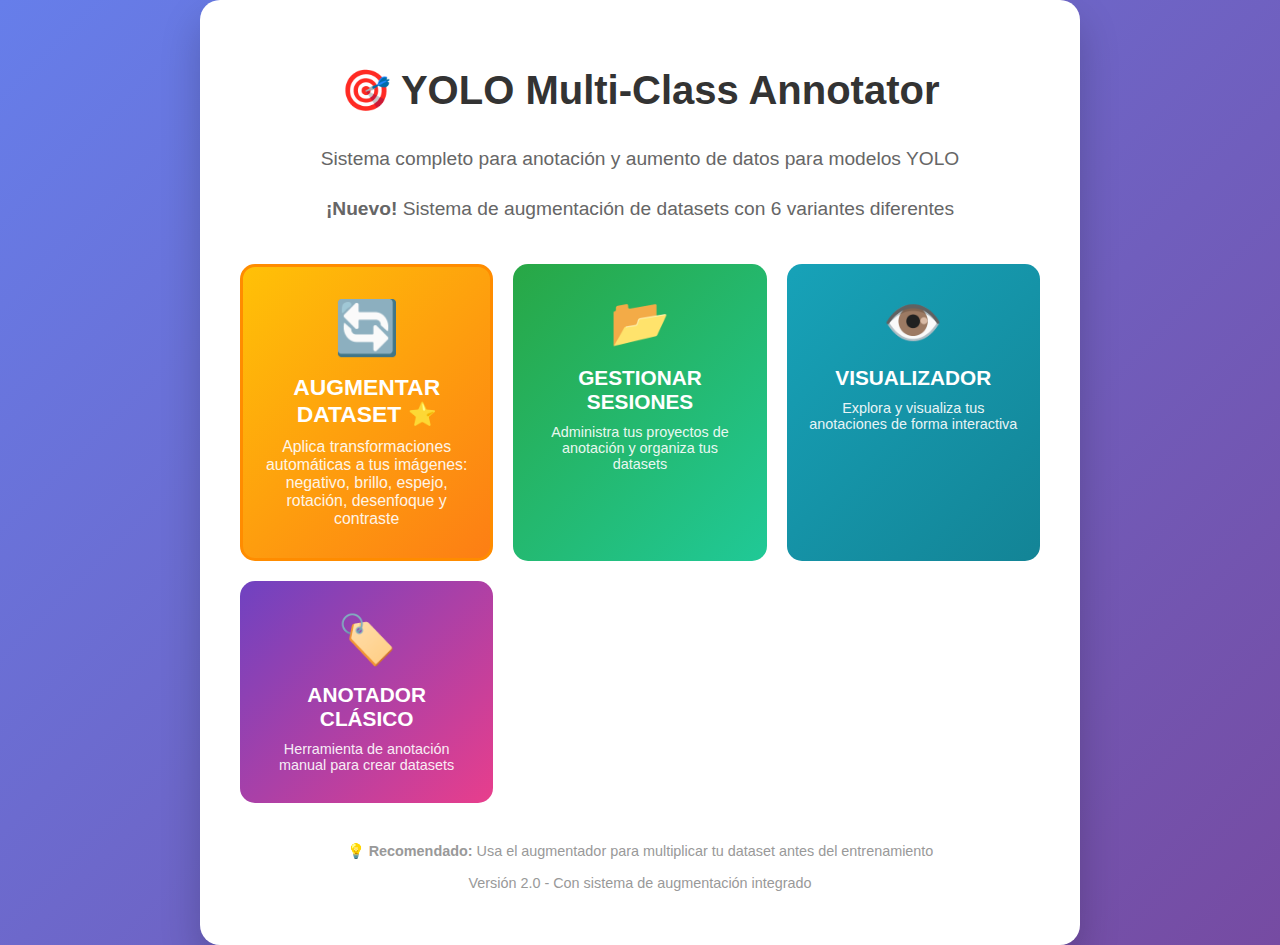
<file: templates/index.html>
<!DOCTYPE html>
<html lang="es">
<head>
    <meta charset="UTF-8">
    <title>YOLO Multi-Class Annotator</title>
    <link rel="stylesheet" href="/static/styles.css">
</head>
<body class="index-page">
    <div class="main-container">
        <h1 class="title">🎯 YOLO Multi-Class Annotator</h1>
        
        <div class="description">
            <p>Sistema completo para anotación y aumento de datos para modelos YOLO</p>
            <p><strong>¡Nuevo!</strong> Sistema de augmentación de datasets con 6 variantes diferentes</p>
        </div>
        
        <div class="tools-grid">
            <a href="/real-sessions" class="tool-card augmentation">
                <span class="tool-icon">🔄</span>
                <div class="tool-title">AUGMENTAR DATASET ⭐</div>
                <div class="tool-desc">Aplica transformaciones automáticas a tus imágenes: negativo, brillo, espejo, rotación, desenfoque y contraste</div>
            </a>
            
            <a href="/sessions" class="tool-card sessions">
                <span class="tool-icon">📂</span>
                <div class="tool-title">GESTIONAR SESIONES</div>
                <div class="tool-desc">Administra tus proyectos de anotación y organiza tus datasets</div>
            </a>
            
            <a href="/visualizer" class="tool-card visualizer">
                <span class="tool-icon">👁️</span>
                <div class="tool-title">VISUALIZADOR</div>
                <div class="tool-desc">Explora y visualiza tus anotaciones de forma interactiva</div>
            </a>
            
            <a href="/annotator" class="tool-card annotator">
                <span class="tool-icon">🏷️</span>
                <div class="tool-title">ANOTADOR CLÁSICO</div>
                <div class="tool-desc">Herramienta de anotación manual para crear datasets</div>
            </a>
        </div>
        
        <div class="footer">
            <p>💡 <strong>Recomendado:</strong> Usa el augmentador para multiplicar tu dataset antes del entrenamiento</p>
            <p>Versión 2.0 - Con sistema de augmentación integrado</p>
        </div>
    </div>
    
    <script>
        function showAnnotator() {
            alert('🚧 El anotador clásico estará disponible próximamente.\n\n💡 Mientras tanto, usa:\n• Augmentador: Para crear variantes de imágenes\n• Sesiones: Para gestionar proyectos\n• Visualizador: Para explorar datos');
        }
    </script>
</body>
</html>
</file>
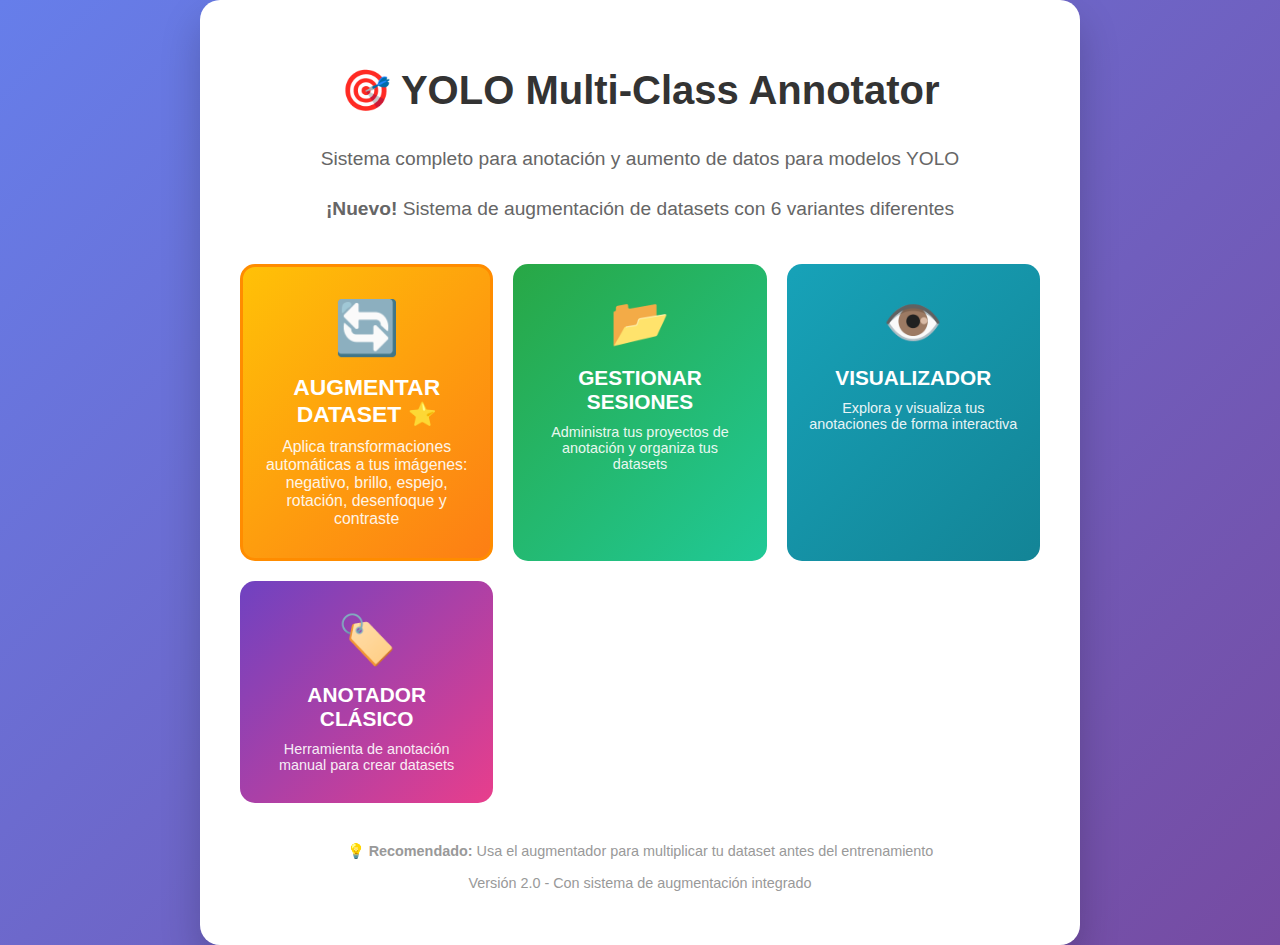
<file: templates/index_simple.html>
<!DOCTYPE html>
<html lang="es">
<head>
    <meta charset="UTF-8">
    <title>YOLO Multi-Class Annotator</title>
    <style>
        body {
            font-family: Arial, sans-serif;
            margin: 0;
            padding: 0;
            background: linear-gradient(135deg, #667eea 0%, #764ba2 100%);
            min-height: 100vh;
            display: flex;
            align-items: center;
            justify-content: center;
        }
        .main-container {
            background: white;
            padding: 40px;
            border-radius: 20px;
            box-shadow: 0 20px 40px rgba(0,0,0,0.2);
            text-align: center;
            max-width: 800px;
            width: 90%;
        }
        .title {
            color: #333;
            margin-bottom: 30px;
            font-size: 2.5em;
        }
        .description {
            color: #666;
            margin-bottom: 40px;
            font-size: 1.2em;
            line-height: 1.6;
        }
        .tools-grid {
            display: grid;
            grid-template-columns: repeat(auto-fit, minmax(250px, 1fr));
            gap: 20px;
            margin: 40px 0;
        }
        .tool-card {
            background: linear-gradient(135deg, #f093fb 0%, #f5576c 100%);
            padding: 30px 20px;
            border-radius: 15px;
            color: white;
            text-decoration: none;
            transition: all 0.3s ease;
            border: none;
            cursor: pointer;
        }
        .tool-card:hover {
            transform: translateY(-5px);
            box-shadow: 0 10px 30px rgba(0,0,0,0.3);
        }
        .tool-card.augmentation {
            background: linear-gradient(135deg, #ffc107 0%, #fd7e14 100%);
            font-size: 1.1em;
            border: 3px solid #ff8c00;
            animation: pulse-glow 2s infinite;
        }
        .tool-card.sessions {
            background: linear-gradient(135deg, #28a745 0%, #20c997 100%);
        }
        .tool-card.visualizer {
            background: linear-gradient(135deg, #17a2b8 0%, #138496 100%);
        }
        .tool-card.annotator {
            background: linear-gradient(135deg, #6f42c1 0%, #e83e8c 100%);
        }
        .tool-icon {
            font-size: 3em;
            margin-bottom: 15px;
            display: block;
        }
        .tool-title {
            font-size: 1.3em;
            font-weight: bold;
            margin-bottom: 10px;
        }
        .tool-desc {
            font-size: 0.9em;
            opacity: 0.9;
        }
        @keyframes pulse-glow {
            0%, 100% { 
                box-shadow: 0 4px 15px rgba(255, 193, 7, 0.6), 0 0 20px rgba(255, 140, 0, 0.3); 
            }
            50% { 
                box-shadow: 0 4px 20px rgba(255, 193, 7, 0.8), 0 0 30px rgba(255, 140, 0, 0.5); 
            }
        }
        .footer {
            margin-top: 40px;
            color: #999;
            font-size: 0.9em;
        }
    </style>
</head>
<body>
    <div class="main-container">
        <h1 class="title">🎯 YOLO Multi-Class Annotator</h1>
        
        <div class="description">
            <p>Sistema completo para anotación y aumento de datos para modelos YOLO</p>
            <p><strong>¡Nuevo!</strong> Sistema de augmentación de datasets con 6 variantes diferentes</p>
        </div>
        
        <div class="tools-grid">
            <a href="/real-sessions" class="tool-card augmentation">
                <span class="tool-icon">🔄</span>
                <div class="tool-title">AUGMENTAR DATASET ⭐</div>
                <div class="tool-desc">Aplica transformaciones automáticas a tus imágenes: negativo, brillo, espejo, rotación, desenfoque y contraste</div>
            </a>
            
            <a href="/sessions" class="tool-card sessions">
                <span class="tool-icon">📂</span>
                <div class="tool-title">GESTIONAR SESIONES</div>
                <div class="tool-desc">Administra tus proyectos de anotación y organiza tus datasets</div>
            </a>
            
            <a href="/visualizer" class="tool-card visualizer">
                <span class="tool-icon">👁️</span>
                <div class="tool-title">VISUALIZADOR</div>
                <div class="tool-desc">Explora y visualiza tus anotaciones de forma interactiva</div>
            </a>
            
            <a href="/annotator" class="tool-card annotator">
                <span class="tool-icon">🏷️</span>
                <div class="tool-title">ANOTADOR CLÁSICO</div>
                <div class="tool-desc">Herramienta de anotación manual para crear datasets</div>
            </a>
        </div>
        
        <div class="footer">
            <p>💡 <strong>Recomendado:</strong> Usa el augmentador para multiplicar tu dataset antes del entrenamiento</p>
            <p>Versión 2.0 - Con sistema de augmentación integrado</p>
        </div>
    </div>
    
    <script>
        function showAnnotator() {
            alert('🚧 El anotador clásico estará disponible próximamente.\n\n💡 Mientras tanto, usa:\n• Augmentador: Para crear variantes de imágenes\n• Sesiones: Para gestionar proyectos\n• Visualizador: Para explorar datos');
        }
    </script>
</body>
</html>
</file>
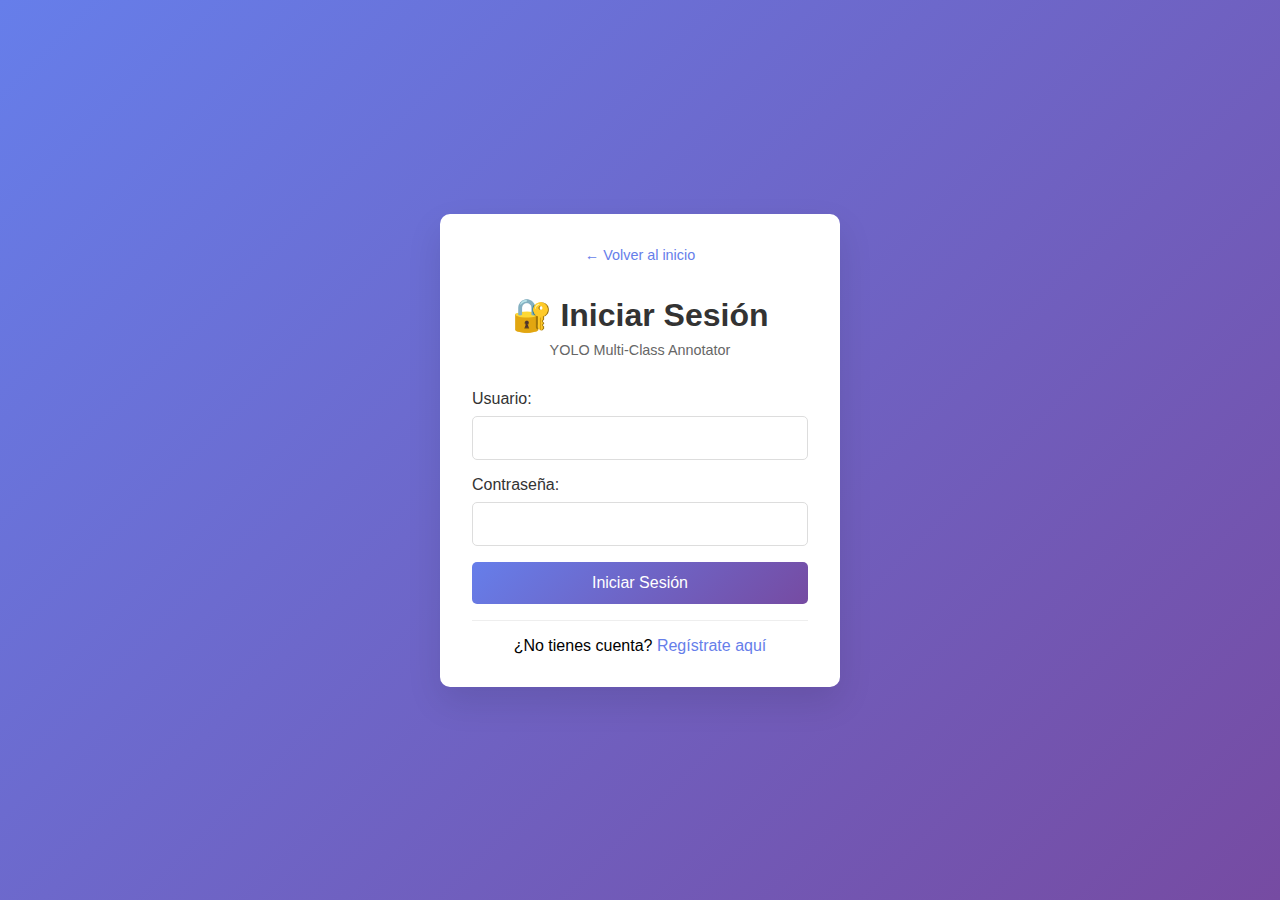
<file: templates/login.html>
<!DOCTYPE html>
<html lang="es">
<head>
    <meta charset="UTF-8">
    <meta name="viewport" content="width=device-width, initial-scale=1.0">
    <title>Login - YOLO Annotator</title>
    <style>
        * {
            margin: 0;
            padding: 0;
            box-sizing: border-box;
        }
        
        body {
            font-family: 'Segoe UI', Tahoma, Geneva, Verdana, sans-serif;
            background: linear-gradient(135deg, #667eea 0%, #764ba2 100%);
            min-height: 100vh;
            display: flex;
            align-items: center;
            justify-content: center;
        }
        
        .login-container {
            background: white;
            padding: 2rem;
            border-radius: 10px;
            box-shadow: 0 15px 35px rgba(0, 0, 0, 0.1);
            width: 100%;
            max-width: 400px;
        }
        
        .login-header {
            text-align: center;
            margin-bottom: 2rem;
        }
        
        .login-header h1 {
            color: #333;
            margin-bottom: 0.5rem;
        }
        
        .login-header p {
            color: #666;
            font-size: 0.9rem;
        }
        
        .form-group {
            margin-bottom: 1rem;
        }
        
        .form-group label {
            display: block;
            margin-bottom: 0.5rem;
            color: #333;
            font-weight: 500;
        }
        
        .form-group input {
            width: 100%;
            padding: 0.75rem;
            border: 1px solid #ddd;
            border-radius: 5px;
            font-size: 1rem;
            transition: border-color 0.3s;
        }
        
        .form-group input:focus {
            outline: none;
            border-color: #667eea;
        }
        
        .btn {
            width: 100%;
            padding: 0.75rem;
            background: linear-gradient(135deg, #667eea 0%, #764ba2 100%);
            color: white;
            border: none;
            border-radius: 5px;
            font-size: 1rem;
            cursor: pointer;
            transition: opacity 0.3s;
        }
        
        .btn:hover {
            opacity: 0.9;
        }
        
        .btn:disabled {
            opacity: 0.6;
            cursor: not-allowed;
        }
        
        .alert {
            padding: 0.75rem;
            margin-bottom: 1rem;
            border-radius: 5px;
            text-align: center;
        }
        
        .alert-error {
            background-color: #fee;
            color: #c33;
            border: 1px solid #fcc;
        }
        
        .alert-success {
            background-color: #efe;
            color: #3c3;
            border: 1px solid #cfc;
        }
        
        .register-link {
            text-align: center;
            margin-top: 1rem;
            padding-top: 1rem;
            border-top: 1px solid #eee;
        }
        
        .register-link a {
            color: #667eea;
            text-decoration: none;
        }
        
        .register-link a:hover {
            text-decoration: underline;
        }
        
        .back-link {
            text-align: center;
            margin-bottom: 2rem;
        }
        
        .back-link a {
            color: #667eea;
            text-decoration: none;
            font-size: 0.9rem;
        }
        
        .back-link a:hover {
            text-decoration: underline;
        }
    </style>
</head>
<body>
    <div class="login-container">
        <div class="back-link">
            <a href="/">← Volver al inicio</a>
        </div>
        
        <div class="login-header">
            <h1>🔐 Iniciar Sesión</h1>
            <p>YOLO Multi-Class Annotator</p>
        </div>
        
        <div id="alert-container"></div>
        
        <form id="loginForm">
            <div class="form-group">
                <label for="username">Usuario:</label>
                <input type="text" id="username" name="username" required autocomplete="username">
            </div>
            
            <div class="form-group">
                <label for="password">Contraseña:</label>
                <input type="password" id="password" name="password" required autocomplete="current-password">
            </div>
            
            <button type="submit" class="btn" id="loginBtn">
                Iniciar Sesión
            </button>
        </form>
        
        <div class="register-link">
            ¿No tienes cuenta? <a href="/register">Regístrate aquí</a>
        </div>
    </div>

    <script>
        const loginForm = document.getElementById('loginForm');
        const loginBtn = document.getElementById('loginBtn');
        const alertContainer = document.getElementById('alert-container');
        
        function showAlert(message, type = 'error') {
            alertContainer.innerHTML = `
                <div class="alert alert-${type}">
                    ${message}
                </div>
            `;
        }
        
        function clearAlert() {
            alertContainer.innerHTML = '';
        }
        
        loginForm.addEventListener('submit', async (e) => {
            e.preventDefault();
            clearAlert();
            
            const formData = new FormData(loginForm);
            loginBtn.disabled = true;
            loginBtn.textContent = 'Iniciando sesión...';
            
            try {
                const response = await fetch('/auth/login', {
                    method: 'POST',
                    body: formData
                });
                
                const data = await response.json();
                
                if (response.ok && data.success) {
                    // Guardar token en localStorage
                    if (data.access_token) {
                        localStorage.setItem('access_token', data.access_token);
                        localStorage.setItem('token_type', data.token_type || 'bearer');
                        
                        // Configurar header de autenticación para futuras peticiones
                        const token = `${data.token_type || 'bearer'} ${data.access_token}`;
                        
                        showAlert('¡Inicio de sesión exitoso! Redirigiendo...', 'success');
                        
                        // Redireccionar al dashboard
                        setTimeout(() => {
                            window.location.href = '/dashboard';
                        }, 1000);
                    } else {
                        showAlert('Error: No se recibió token de acceso');
                    }
                } else {
                    showAlert(data.message || 'Error al iniciar sesión');
                }
            } catch (error) {
                console.error('Error:', error);
                showAlert('Error de conexión. Intenta nuevamente.');
            } finally {
                loginBtn.disabled = false;
                loginBtn.textContent = 'Iniciar Sesión';
            }
        });
        
        // Verificar si ya está logueado
        const token = localStorage.getItem('access_token');
        if (token) {
            // Verificar si el token es válido
            fetch('/auth/profile', {
                headers: {
                    'Authorization': `Bearer ${token}`
                }
            })
            .then(response => {
                if (response.ok) {
                    window.location.href = '/dashboard';
                }
            })
            .catch(() => {
                // Token inválido, limpiar
                localStorage.removeItem('access_token');
                localStorage.removeItem('token_type');
            });
        }
    </script>
</body>
</html>
</file>
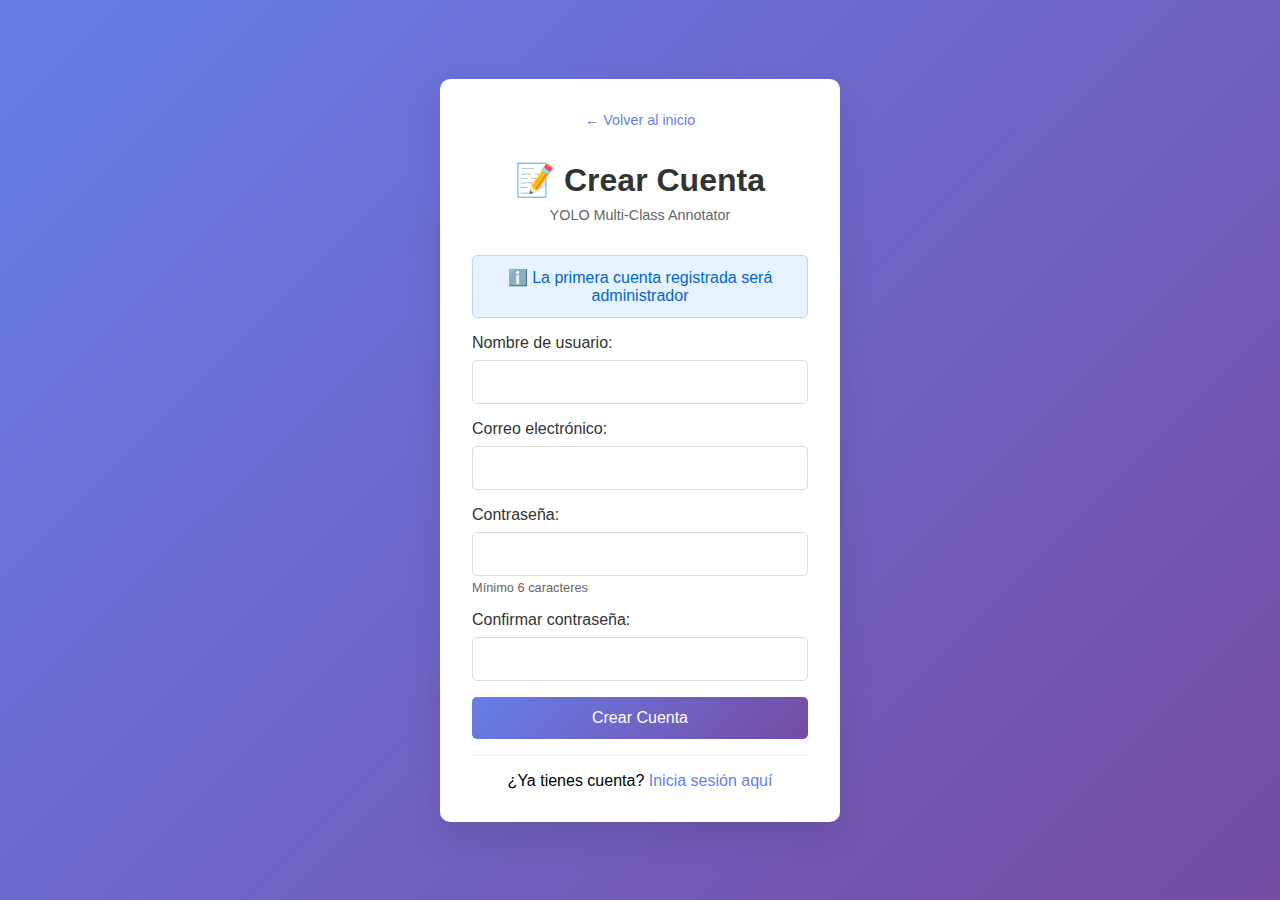
<file: templates/register.html>
<!DOCTYPE html>
<html lang="es">
<head>
    <meta charset="UTF-8">
    <meta name="viewport" content="width=device-width, initial-scale=1.0">
    <title>Registro - YOLO Annotator</title>
    <style>
        * {
            margin: 0;
            padding: 0;
            box-sizing: border-box;
        }
        
        body {
            font-family: 'Segoe UI', Tahoma, Geneva, Verdana, sans-serif;
            background: linear-gradient(135deg, #667eea 0%, #764ba2 100%);
            min-height: 100vh;
            display: flex;
            align-items: center;
            justify-content: center;
            padding: 2rem 1rem;
        }
        
        .register-container {
            background: white;
            padding: 2rem;
            border-radius: 10px;
            box-shadow: 0 15px 35px rgba(0, 0, 0, 0.1);
            width: 100%;
            max-width: 400px;
        }
        
        .register-header {
            text-align: center;
            margin-bottom: 2rem;
        }
        
        .register-header h1 {
            color: #333;
            margin-bottom: 0.5rem;
        }
        
        .register-header p {
            color: #666;
            font-size: 0.9rem;
        }
        
        .form-group {
            margin-bottom: 1rem;
        }
        
        .form-group label {
            display: block;
            margin-bottom: 0.5rem;
            color: #333;
            font-weight: 500;
        }
        
        .form-group input {
            width: 100%;
            padding: 0.75rem;
            border: 1px solid #ddd;
            border-radius: 5px;
            font-size: 1rem;
            transition: border-color 0.3s;
        }
        
        .form-group input:focus {
            outline: none;
            border-color: #667eea;
        }
        
        .password-requirements {
            font-size: 0.8rem;
            color: #666;
            margin-top: 0.25rem;
        }
        
        .btn {
            width: 100%;
            padding: 0.75rem;
            background: linear-gradient(135deg, #667eea 0%, #764ba2 100%);
            color: white;
            border: none;
            border-radius: 5px;
            font-size: 1rem;
            cursor: pointer;
            transition: opacity 0.3s;
        }
        
        .btn:hover {
            opacity: 0.9;
        }
        
        .btn:disabled {
            opacity: 0.6;
            cursor: not-allowed;
        }
        
        .alert {
            padding: 0.75rem;
            margin-bottom: 1rem;
            border-radius: 5px;
            text-align: center;
        }
        
        .alert-error {
            background-color: #fee;
            color: #c33;
            border: 1px solid #fcc;
        }
        
        .alert-success {
            background-color: #efe;
            color: #3c3;
            border: 1px solid #cfc;
        }
        
        .alert-info {
            background-color: #e6f3ff;
            color: #0066cc;
            border: 1px solid #b3d9ff;
        }
        
        .login-link {
            text-align: center;
            margin-top: 1rem;
            padding-top: 1rem;
            border-top: 1px solid #eee;
        }
        
        .login-link a {
            color: #667eea;
            text-decoration: none;
        }
        
        .login-link a:hover {
            text-decoration: underline;
        }
        
        .back-link {
            text-align: center;
            margin-bottom: 2rem;
        }
        
        .back-link a {
            color: #667eea;
            text-decoration: none;
            font-size: 0.9rem;
        }
        
        .back-link a:hover {
            text-decoration: underline;
        }
        
        .validation-error {
            color: #c33;
            font-size: 0.8rem;
            margin-top: 0.25rem;
        }
    </style>
</head>
<body>
    <div class="register-container">
        <div class="back-link">
            <a href="/">← Volver al inicio</a>
        </div>
        
        <div class="register-header">
            <h1>📝 Crear Cuenta</h1>
            <p>YOLO Multi-Class Annotator</p>
        </div>
        
        <div id="alert-container">
            <div class="alert alert-info">
                ℹ️ La primera cuenta registrada será administrador
            </div>
        </div>
        
        <form id="registerForm">
            <div class="form-group">
                <label for="username">Nombre de usuario:</label>
                <input type="text" id="username" name="username" required autocomplete="username">
                <div id="username-error" class="validation-error"></div>
            </div>
            
            <div class="form-group">
                <label for="email">Correo electrónico:</label>
                <input type="email" id="email" name="email" required autocomplete="email">
                <div id="email-error" class="validation-error"></div>
            </div>
            
            <div class="form-group">
                <label for="password">Contraseña:</label>
                <input type="password" id="password" name="password" required autocomplete="new-password">
                <div class="password-requirements">
                    Mínimo 6 caracteres
                </div>
                <div id="password-error" class="validation-error"></div>
            </div>
            
            <div class="form-group">
                <label for="confirm_password">Confirmar contraseña:</label>
                <input type="password" id="confirm_password" name="confirm_password" required autocomplete="new-password">
                <div id="confirm-password-error" class="validation-error"></div>
            </div>
            
            <button type="submit" class="btn" id="registerBtn">
                Crear Cuenta
            </button>
        </form>
        
        <div class="login-link">
            ¿Ya tienes cuenta? <a href="/login">Inicia sesión aquí</a>
        </div>
    </div>

    <script>
        const registerForm = document.getElementById('registerForm');
        const registerBtn = document.getElementById('registerBtn');
        const alertContainer = document.getElementById('alert-container');
        
        // Elementos de validación
        const usernameInput = document.getElementById('username');
        const emailInput = document.getElementById('email');
        const passwordInput = document.getElementById('password');
        const confirmPasswordInput = document.getElementById('confirm_password');
        
        const usernameError = document.getElementById('username-error');
        const emailError = document.getElementById('email-error');
        const passwordError = document.getElementById('password-error');
        const confirmPasswordError = document.getElementById('confirm-password-error');
        
        function showAlert(message, type = 'error') {
            alertContainer.innerHTML = `
                <div class="alert alert-${type}">
                    ${message}
                </div>
            `;
        }
        
        function clearAlert() {
            alertContainer.innerHTML = `
                <div class="alert alert-info">
                    ℹ️ La primera cuenta registrada será administrador
                </div>
            `;
        }
        
        function clearValidationErrors() {
            usernameError.textContent = '';
            emailError.textContent = '';
            passwordError.textContent = '';
            confirmPasswordError.textContent = '';
        }
        
        function validateForm() {
            clearValidationErrors();
            let isValid = true;
            
            // Validar nombre de usuario
            const username = usernameInput.value.trim();
            if (username.length < 3) {
                usernameError.textContent = 'El nombre de usuario debe tener al menos 3 caracteres';
                isValid = false;
            } else if (!/^[a-zA-Z0-9_]+$/.test(username)) {
                usernameError.textContent = 'Solo se permiten letras, números y guiones bajos';
                isValid = false;
            }
            
            // Validar email
            const email = emailInput.value.trim();
            const emailRegex = /^[^\s@]+@[^\s@]+\.[^\s@]+$/;
            if (!emailRegex.test(email)) {
                emailError.textContent = 'Ingresa un correo electrónico válido';
                isValid = false;
            }
            
            // Validar contraseña
            const password = passwordInput.value;
            if (password.length < 6) {
                passwordError.textContent = 'La contraseña debe tener al menos 6 caracteres';
                isValid = false;
            }
            
            // Validar confirmación de contraseña
            const confirmPassword = confirmPasswordInput.value;
            if (password !== confirmPassword) {
                confirmPasswordError.textContent = 'Las contraseñas no coinciden';
                isValid = false;
            }
            
            return isValid;
        }
        
        // Validación en tiempo real
        usernameInput.addEventListener('input', () => {
            const username = usernameInput.value.trim();
            if (username && username.length < 3) {
                usernameError.textContent = 'Mínimo 3 caracteres';
            } else if (username && !/^[a-zA-Z0-9_]+$/.test(username)) {
                usernameError.textContent = 'Solo letras, números y guiones bajos';
            } else {
                usernameError.textContent = '';
            }
        });
        
        passwordInput.addEventListener('input', () => {
            const password = passwordInput.value;
            if (password && password.length < 6) {
                passwordError.textContent = 'Mínimo 6 caracteres';
            } else {
                passwordError.textContent = '';
            }
        });
        
        confirmPasswordInput.addEventListener('input', () => {
            const password = passwordInput.value;
            const confirmPassword = confirmPasswordInput.value;
            if (confirmPassword && password !== confirmPassword) {
                confirmPasswordError.textContent = 'Las contraseñas no coinciden';
            } else {
                confirmPasswordError.textContent = '';
            }
        });
        
        registerForm.addEventListener('submit', async (e) => {
            e.preventDefault();
            clearAlert();
            
            if (!validateForm()) {
                return;
            }
            
            const formData = new FormData(registerForm);
            registerBtn.disabled = true;
            registerBtn.textContent = 'Creando cuenta...';
            
            try {
                const response = await fetch('/auth/register', {
                    method: 'POST',
                    body: formData
                });
                
                const data = await response.json();
                
                if (response.ok && data.success) {
                    showAlert('¡Cuenta creada exitosamente! Redirigiendo al login...', 'success');
                    
                    // Redireccionar al login después de 2 segundos
                    setTimeout(() => {
                        window.location.href = '/login';
                    }, 2000);
                } else {
                    showAlert(data.message || 'Error al crear la cuenta');
                }
            } catch (error) {
                console.error('Error:', error);
                showAlert('Error de conexión. Intenta nuevamente.');
            } finally {
                registerBtn.disabled = false;
                registerBtn.textContent = 'Crear Cuenta';
            }
        });
        
        // Verificar si ya está logueado
        const token = localStorage.getItem('access_token');
        if (token) {
            // Verificar si el token es válido
            fetch('/auth/profile', {
                headers: {
                    'Authorization': `${localStorage.getItem('token_type') || 'bearer'} ${token}`
                }
            })
            .then(response => {
                if (response.ok) {
                    window.location.href = '/dashboard';
                }
            })
            .catch(() => {
                // Token inválido, limpiar
                localStorage.removeItem('access_token');
                localStorage.removeItem('token_type');
            });
        }
    </script>
</body>
</html>
</file>
<file: static/styles.css>
/* ===== ESTILOS GENERALES ===== */
body {
    font-family: Arial, sans-serif;
    max-width: 1400px;
    margin: 0 auto;
    padding: 20px;
    background-color: #f5f5f5;
}

.container {
    background: #fff;
    border-radius: 10px;
    box-shadow: 0 2px 8px rgba(0,0,0,0.08);
    padding: 30px 20px;
    margin-top: 30px;
}

/* ===== TÍTULO Y BOTÓN DE AYUDA ===== */
.title {
    color: #333;
    margin-bottom: 20px;
    text-align: center;
    display: flex;
    justify-content: center;
    align-items: center;
    gap: 15px;
}

.help-btn {
    background: #17a2b8;
    color: white;
    border: none;
    border-radius: 50%;
    width: 30px;
    height: 30px;
    font-size: 16px;
    cursor: pointer;
    transition: all 0.3s;
}

.help-btn:hover {
    background: #138496;
    transform: scale(1.1);
}

/* ===== MODAL DE INSTRUCCIONES ===== */
.modal {
    display: none;
    position: fixed;
    z-index: 1000;
    left: 0;
    top: 0;
    width: 100%;
    height: 100%;
    background-color: rgba(0,0,0,0.5);
    animation: fadeIn 0.3s;
}

.modal-content {
    background-color: #fefefe;
    margin: 5% auto;
    padding: 0;
    border-radius: 10px;
    width: 80%;
    max-width: 700px;
    max-height: 80vh;
    overflow-y: auto;
    position: relative;
    animation: slideIn 0.3s;
}

@keyframes fadeIn {
    from { opacity: 0; }
    to { opacity: 1; }
}

@keyframes slideIn {
    from { transform: translateY(-50px); opacity: 0; }
    to { transform: translateY(0); opacity: 1; }
}

.close {
    position: absolute;
    top: 15px;
    right: 20px;
    color: #aaa;
    font-size: 28px;
    font-weight: bold;
    cursor: pointer;
    z-index: 1001;
}

.close:hover,
.close:focus {
    color: #000;
    text-decoration: none;
}

.instructions-content {
    padding: 40px 30px 30px 30px;
}

.instructions-content h2 {
    color: #333;
    margin-bottom: 25px;
    text-align: center;
    border-bottom: 2px solid #007bff;
    padding-bottom: 10px;
}

.instructions-content h3 {
    color: #495057;
    margin-top: 25px;
    margin-bottom: 15px;
}

.instructions-content ol {
    padding-left: 20px;
}

.instructions-content ol li {
    margin-bottom: 10px;
    line-height: 1.5;
}

.instructions-content ul {
    padding-left: 20px;
}

.instructions-content ul li {
    margin-bottom: 8px;
    line-height: 1.5;
}

.classes-preview {
    display: grid;
    grid-template-columns: repeat(auto-fit, minmax(150px, 1fr));
    gap: 10px;
    margin: 15px 0;
}

.class-item {
    display: flex;
    align-items: center;
    gap: 10px;
    padding: 8px 12px;
    background: #f8f9fa;
    border-radius: 5px;
    font-size: 14px;
}

.class-item span {
    width: 20px;
    height: 20px;
    border-radius: 3px;
    display: inline-block;
}

.instructions-content kbd {
    background: #f8f9fa;
    border: 1px solid #ddd;
    border-radius: 3px;
    padding: 2px 6px;
    font-family: monospace;
    font-size: 12px;
    color: #333;
}

/* ===== LAYOUT DE DOS COLUMNAS ===== */
.two-column {
    display: grid;
    grid-template-columns: 1fr 350px;
    gap: 20px;
}

/* ===== CONTROLES Y FORMULARIOS ===== */
.controls {
    display: flex;
    gap: 15px;
    margin-bottom: 20px;
    flex-wrap: wrap;
    align-items: center;
}

.control-group {
    display: flex;
    flex-direction: column;
    gap: 5px;
}

label {
    font-weight: bold;
    color: #333;
}

input, select, button {
    padding: 8px 12px;
    border: 1px solid #ddd;
    border-radius: 5px;
    font-size: 14px;
}

button {
    background: #007bff;
    color: white;
    border: none;
    cursor: pointer;
    transition: background 0.3s;
}

button:hover {
    background: #0056b3;
}

.save-btn {
    background: #28a745;
    padding: 10px 20px;
    font-weight: bold;
}

.save-btn:hover {
    background: #218838;
}

.clear-btn {
    background: #6c757d;
    padding: 10px 20px;
}

.clear-btn:hover {
    background: #545b62;
}

/* ===== BOTONES DE CLASES ===== */
.class-buttons {
    display: flex;
    flex-wrap: wrap;
    gap: 10px;
    margin-bottom: 20px;
}

.class-btn {
    padding: 10px 15px;
    border: 2px solid transparent;
    border-radius: 5px;
    color: white;
    font-weight: bold;
    transition: all 0.3s;
}

.class-btn:hover {
    transform: scale(1.05);
    box-shadow: 0 2px 5px rgba(0,0,0,0.2);
}

.class-btn.active {
    border-color: #333;
    box-shadow: 0 0 10px rgba(0,0,0,0.3);
}

/* ===== ANOTACIONES ===== */
.annotations-list {
    background: #f8f9fa;
    border: 1px solid #ddd;
    border-radius: 5px;
    padding: 10px;
    max-height: 200px;
    overflow-y: auto;
    margin-bottom: 15px;
}

.annotation-item {
    display: flex;
    justify-content: space-between;
    align-items: center;
    padding: 8px;
    margin: 5px 0;
    background: white;
    border-radius: 3px;
    border-left: 4px solid #ccc;
}

.delete-annotation {
    background: #dc3545;
    color: white;
    border: none;
    padding: 4px 8px;
    border-radius: 3px;
    cursor: pointer;
    font-size: 12px;
}

.delete-annotation:hover {
    background: #c82333;
}

.annotation-actions {
    display: flex;
    gap: 10px;
    align-items: center;
}

/* ===== PANEL DE SESIONES ===== */
.sessions-panel {
    background: #f8f9fa;
    padding: 15px;
    border-radius: 5px;
    border: 1px solid #ddd;
}

.sessions-panel h3 {
    margin-top: 0;
    color: #495057;
}

.session-item {
    background: white;
    padding: 15px;
    margin: 10px 0;
    border-radius: 5px;
    border: 1px solid #ddd;
    cursor: pointer;
    transition: all 0.3s;
}

.session-item:hover {
    box-shadow: 0 2px 5px rgba(0,0,0,0.1);
    transform: translateY(-1px);
}

.session-item.selected {
    border-color: #007bff;
    box-shadow: 0 0 10px rgba(0,123,255,0.2);
}

.session-stats {
    font-size: 12px;
    color: #666;
    margin-top: 5px;
}

.session-actions {
    margin-top: 10px;
    display: flex;
    gap: 5px;
    flex-wrap: wrap;
}

.download-btn {
    background: #17a2b8;
    font-size: 12px;
    padding: 5px 10px;
    margin-top: 5px;
    margin-right: 5px;
}

.download-btn:hover {
    background: #138496;
}

.visualize-btn {
    background: #28a745;
    color: white;
    border: none;
    border-radius: 5px;
    font-size: 12px;
    padding: 5px 10px;
    margin-top: 5px;
    cursor: pointer;
}

.visualize-btn:hover {
    background: #218838;
}

.delete-btn {
    background: #dc3545;
    color: white;
    border: none;
    border-radius: 5px;
    font-size: 12px;
    padding: 5px 10px;
    margin-top: 5px;
    margin-right: 5px;
    cursor: pointer;
}

.delete-btn:hover {
    background: #c82333;
}

/* ===== ESTILOS ESPECÍFICOS PARA VISUALIZADOR ===== */
.legend {
    background: #f8f9fa;
    border: 1px solid #ddd;
    border-radius: 5px;
    padding: 15px;
    margin: 20px 0;
}

.legend-title {
    font-weight: bold;
    margin-bottom: 10px;
    color: #495057;
}

.legend-items {
    display: flex;
    flex-wrap: wrap;
    gap: 10px;
}

.legend-item {
    background: white;
    padding: 8px 12px;
    border-radius: 3px;
    font-size: 14px;
    border: 1px solid #ddd;
    display: flex;
    align-items: center;
}

.images-grid {
    display: grid;
    grid-template-columns: repeat(auto-fill, minmax(350px, 1fr));
    gap: 20px;
    margin-top: 20px;
}

.image-card {
    background: white;
    border: 1px solid #ddd;
    border-radius: 8px;
    padding: 15px;
    box-shadow: 0 2px 4px rgba(0,0,0,0.1);
    transition: transform 0.2s, box-shadow 0.2s;
}

.image-card:hover {
    transform: translateY(-2px);
    box-shadow: 0 4px 8px rgba(0,0,0,0.15);
}

.image-preview {
    width: 100%;
    height: auto;
    border-radius: 5px;
    margin-bottom: 10px;
    border: 1px solid #eee;
}

.image-info {
    font-size: 14px;
    color: #495057;
    margin-bottom: 10px;
    line-height: 1.4;
}

.annotations-list {
    margin-top: 10px;
    max-height: 200px;
    overflow-y: auto;
    border: 1px solid #eee;
    border-radius: 3px;
    background: #f8f9fa;
}

.annotation-item {
    padding: 8px 12px;
    margin: 0;
    border-left: 4px solid #ccc;
    background: white;
    border-bottom: 1px solid #eee;
    font-size: 12px;
    line-height: 1.3;
}

.annotation-item:last-child {
    border-bottom: none;
}

.loading {
    text-align: center;
    padding: 40px;
    color: #666;
    font-style: italic;
    background: #f8f9fa;
    border-radius: 5px;
    margin: 20px 0;
}

/* ===== RESPONSIVE ===== */
@media (max-width: 768px) {
    .two-column {
        grid-template-columns: 1fr;
    }
    
    .controls {
        flex-direction: column;
        align-items: stretch;
    }
    
    .modal-content {
        width: 95%;
        margin: 10% auto;
    }
    
    .images-grid {
        grid-template-columns: 1fr;
    }
}

/* ===== ESTILOS ESPECÍFICOS PARA PÁGINA DE SESIONES ===== */

/* Estilos específicos del body para la página de sesiones */
.sessions-page {
    font-family: 'Segoe UI', Tahoma, Geneva, Verdana, sans-serif !important;
    margin: 0 !important;
    padding: 20px !important;
    background: linear-gradient(135deg, #667eea 0%, #764ba2 100%) !important;
    min-height: 100vh !important;
    max-width: none !important;
}

/* Estilos específicos del container para la página de sesiones */
.sessions-page .container {
    max-width: 1200px !important;
    margin: 0 auto !important;
    background: white !important;
    border-radius: 20px !important;
    box-shadow: 0 20px 40px rgba(0,0,0,0.2) !important;
    padding: 40px !important;
}

.header {
    text-align: center;
    margin-bottom: 40px;
}

.header h1 {
    color: #333;
    font-size: 2.5em;
    margin-bottom: 10px;
}

.back-btn {
    background: #6c757d;
    color: white;
    padding: 10px 20px;
    border: none;
    border-radius: 10px;
    text-decoration: none;
    display: inline-block;
    margin-bottom: 20px;
}

.sessions-grid {
    display: grid;
    grid-template-columns: repeat(auto-fill, minmax(350px, 1fr));
    gap: 20px;
}

.session-card {
    background: linear-gradient(135deg, #f093fb 0%, #f5576c 100%);
    color: white;
    padding: 25px;
    border-radius: 15px;
    transition: all 0.3s ease;
}

.session-card:hover {
    transform: translateY(-5px);
    box-shadow: 0 10px 30px rgba(0,0,0,0.3);
}

.session-stats {
    display: flex;
    gap: 15px;
    margin: 15px 0;
}

.session-actions {
    display: flex;
    gap: 10px;
    flex-wrap: wrap;
    margin-top: 15px;
}

.session-actions a, .session-actions button {
    padding: 8px 15px;
    border: none;
    border-radius: 8px;
    text-decoration: none;
    font-size: 14px;
    cursor: pointer;
    transition: all 0.3s ease;
}

.btn-visualize { 
    background: rgba(23, 162, 184, 0.8); 
    color: white; 
}

.btn-augment { 
    background: rgba(255, 193, 7, 0.8); 
    color: #333; 
}

.btn-delete { 
    background: rgba(220, 53, 69, 0.8); 
    color: white; 
}

.btn-create { 
    background: #28a745; 
    color: white; 
    padding: 15px 30px; 
    border: none; 
    border-radius: 10px; 
    font-size: 16px; 
    cursor: pointer; 
}

.no-sessions {
    text-align: center;
    padding: 40px;
    color: #666;
}

.no-sessions code {
    background: #f8f9fa;
    padding: 10px;
    border-radius: 5px;
    display: inline-block;
    margin: 10px 0;
}

/* Estilos específicos del save-btn para la página de sesiones */
.sessions-page .save-btn {
    background: #007bff !important;
    color: white !important;
    padding: 12px 24px !important;
    border: none !important;
    border-radius: 10px !important;
    cursor: pointer !important;
    font-size: 16px !important;
    transition: all 0.3s ease !important;
}

.sessions-page .save-btn:hover {
    background: #0056b3 !important;
    transform: translateY(-2px) !important;
}

/* Modal de augmentación */
.augmentation-modal {
    display: none;
    position: fixed;
    z-index: 1000;
    left: 0;
    top: 0;
    width: 100%;
    height: 100%;
    background-color: rgba(0,0,0,0.5);
}

.augmentation-content {
    background-color: white;
    margin: 5% auto;
    padding: 20px;
    border-radius: 10px;
    width: 80%;
    max-width: 600px;
    max-height: 80vh;
    overflow-y: auto;
}

.variant-grid {
    display: grid;
    grid-template-columns: repeat(auto-fit, minmax(200px, 1fr));
    gap: 15px;
    margin: 20px 0;
}

.variant-card {
    border: 2px solid #ddd;
    border-radius: 8px;
    padding: 15px;
    cursor: pointer;
    transition: all 0.3s ease;
}

.variant-card:hover {
    border-color: #007bff;
    background-color: #f8f9fa;
}

.variant-card.selected {
    border-color: #28a745;
    background-color: #d4edda;
}

.variant-card h4 {
    margin: 0 0 10px 0;
    color: #333;
}

.variant-card p {
    margin: 0;
    color: #666;
    font-size: 0.9em;
}

.progress-container {
    margin: 20px 0;
    display: none;
}

.progress-bar {
    width: 100%;
    height: 20px;
    border-radius: 10px;
    background-color: #f0f0f0;
    overflow: hidden;
}

.progress-fill {
    height: 100%;
    background-color: #28a745;
    transition: width 0.3s ease;
    width: 0%;
}

.progress-text {
    text-align: center;
    margin-top: 10px;
    font-weight: bold;
}

.modal-buttons {
    display: flex;
    gap: 10px;
    margin-top: 20px;
}

.modal-buttons button {
    flex: 1;
    padding: 10px;
    border: none;
    border-radius: 5px;
    cursor: pointer;
    font-weight: bold;
}

.btn-primary {
    background-color: #007bff;
    color: white;
}

.btn-success {
    background-color: #28a745;
    color: white;
}

.btn-secondary {
    background-color: #6c757d;
    color: white;
}

.btn-primary:hover, .btn-success:hover {
    opacity: 0.9;
}

.btn-secondary:hover {
    opacity: 0.8;
}

.augment-btn {
    background-color: #ffc107;
    color: #333;
    border: none;
    padding: 5px 10px;
    border-radius: 3px;
    cursor: pointer;
    font-size: 0.9em;
    margin-left: 5px;
}

.augment-btn:hover {
    background-color: #e0a800;
}

/* ===== ESTILOS ESPECÍFICOS PARA PÁGINA PRINCIPAL (INDEX) ===== */

/* Estilos específicos del body para la página principal */
.index-page {
    font-family: Arial, sans-serif !important;
    margin: 0 !important;
    padding: 0 !important;
    background: linear-gradient(135deg, #667eea 0%, #764ba2 100%) !important;
    min-height: 100vh !important;
    display: flex !important;
    align-items: center !important;
    justify-content: center !important;
    max-width: none !important;
}

.main-container {
    background: white;
    padding: 40px;
    border-radius: 20px;
    box-shadow: 0 20px 40px rgba(0,0,0,0.2);
    text-align: center;
    max-width: 800px;
    width: 90%;
}

.index-page .title {
    color: #333;
    margin-bottom: 30px;
    font-size: 2.5em;
}

.description {
    color: #666;
    margin-bottom: 40px;
    font-size: 1.2em;
    line-height: 1.6;
}

.tools-grid {
    display: grid;
    grid-template-columns: repeat(auto-fit, minmax(250px, 1fr));
    gap: 20px;
    margin: 40px 0;
}

.tool-card {
    background: linear-gradient(135deg, #f093fb 0%, #f5576c 100%);
    padding: 30px 20px;
    border-radius: 15px;
    color: white;
    text-decoration: none;
    transition: all 0.3s ease;
    border: none;
    cursor: pointer;
}

.tool-card:hover {
    transform: translateY(-5px);
    box-shadow: 0 10px 30px rgba(0,0,0,0.3);
}

.tool-card.augmentation {
    background: linear-gradient(135deg, #ffc107 0%, #fd7e14 100%);
    font-size: 1.1em;
    border: 3px solid #ff8c00;
    animation: pulse-glow 2s infinite;
}

.tool-card.sessions {
    background: linear-gradient(135deg, #28a745 0%, #20c997 100%);
}

.tool-card.visualizer {
    background: linear-gradient(135deg, #17a2b8 0%, #138496 100%);
}

.tool-card.annotator {
    background: linear-gradient(135deg, #6f42c1 0%, #e83e8c 100%);
}

.tool-icon {
    font-size: 3em;
    margin-bottom: 15px;
    display: block;
}

.tool-title {
    font-size: 1.3em;
    font-weight: bold;
    margin-bottom: 10px;
}

.tool-desc {
    font-size: 0.9em;
    opacity: 0.9;
}

@keyframes pulse-glow {
    0%, 100% { 
        box-shadow: 0 4px 15px rgba(255, 193, 7, 0.6), 0 0 20px rgba(255, 140, 0, 0.3); 
    }
    50% { 
        box-shadow: 0 4px 20px rgba(255, 193, 7, 0.8), 0 0 30px rgba(255, 140, 0, 0.5); 
    }
}

.footer {
    margin-top: 40px;
    color: #999;
    font-size: 0.9em;
}

/* ===== ESTILOS ESPECÍFICOS PARA PÁGINA DE VISUALIZADOR ===== */

/* Estilos específicos del body para la página de visualizador */
.visualizer-page {
    font-family: 'Segoe UI', Tahoma, Geneva, Verdana, sans-serif !important;
    margin: 0 !important;
    padding: 20px !important;
    background: linear-gradient(135deg, #667eea 0%, #764ba2 100%) !important;
    min-height: 100vh !important;
    max-width: none !important;
}

/* Estilos específicos del container para la página de visualizador */
.visualizer-page .container {
    max-width: 1400px !important;
    margin: 0 auto !important;
    background: white !important;
    border-radius: 20px !important;
    box-shadow: 0 20px 40px rgba(0,0,0,0.2) !important;
    padding: 40px !important;
}

.visualizer-page .header {
    display: flex;
    justify-content: space-between;
    align-items: center;
    margin-bottom: 30px;
}

.visualizer-page .controls {
    display: flex;
    gap: 15px;
    align-items: center;
    margin-bottom: 30px;
    padding: 20px;
    background: #f8f9fa;
    border-radius: 10px;
}

.visualizer-page .controls select, .visualizer-page .controls button {
    padding: 10px 15px;
    border: 1px solid #ddd;
    border-radius: 5px;
    font-size: 14px;
}

.visualizer-page .controls button {
    background: #007bff;
    color: white;
    border: none;
    cursor: pointer;
}

.gallery {
    display: grid;
    grid-template-columns: repeat(auto-fill, minmax(300px, 1fr));
    gap: 20px;
}

.visualizer-page .image-card {
    border: 2px solid #ddd;
    border-radius: 10px;
    overflow: hidden;
    background: white;
    box-shadow: 0 4px 8px rgba(0,0,0,0.1);
    transition: all 0.3s ease;
}

.visualizer-page .image-card:hover {
    transform: translateY(-5px);
    box-shadow: 0 8px 16px rgba(0,0,0,0.2);
}

.image-container {
    position: relative;
    width: 100%;
    height: 250px;
    overflow: hidden;
}

.image-container img {
    width: 100%;
    height: 100%;
    object-fit: cover;
}

.visualizer-page .image-info {
    padding: 15px;
}

.visualizer-page .image-info h4 {
    margin: 0 0 10px 0;
    color: #333;
    font-size: 14px;
}

.visualizer-page .image-info p {
    margin: 5px 0;
    font-size: 13px;
    color: #666;
}

.no-session {
    text-align: center;
    padding: 60px;
    color: #666;
}

.visualizer-page .back-btn {
    background: #6c757d;
    color: white;
    padding: 10px 20px;
    border: none;
    border-radius: 10px;
    text-decoration: none;
}

.visualizer-page .loading {
    text-align: center;
    padding: 40px;
    color: #666;
}

.stats {
    display: flex;
    gap: 20px;
    margin-bottom: 20px;
}

.stat-card {
    background: linear-gradient(135deg, #28a745 0%, #20c997 100%);
    color: white;
    padding: 15px;
    border-radius: 10px;
    text-align: center;
    flex: 1;
}

.stat-number {
    font-size: 24px;
    font-weight: bold;
    display: block;
}

.stat-label {
    font-size: 12px;
    opacity: 0.9;
}
</file>
